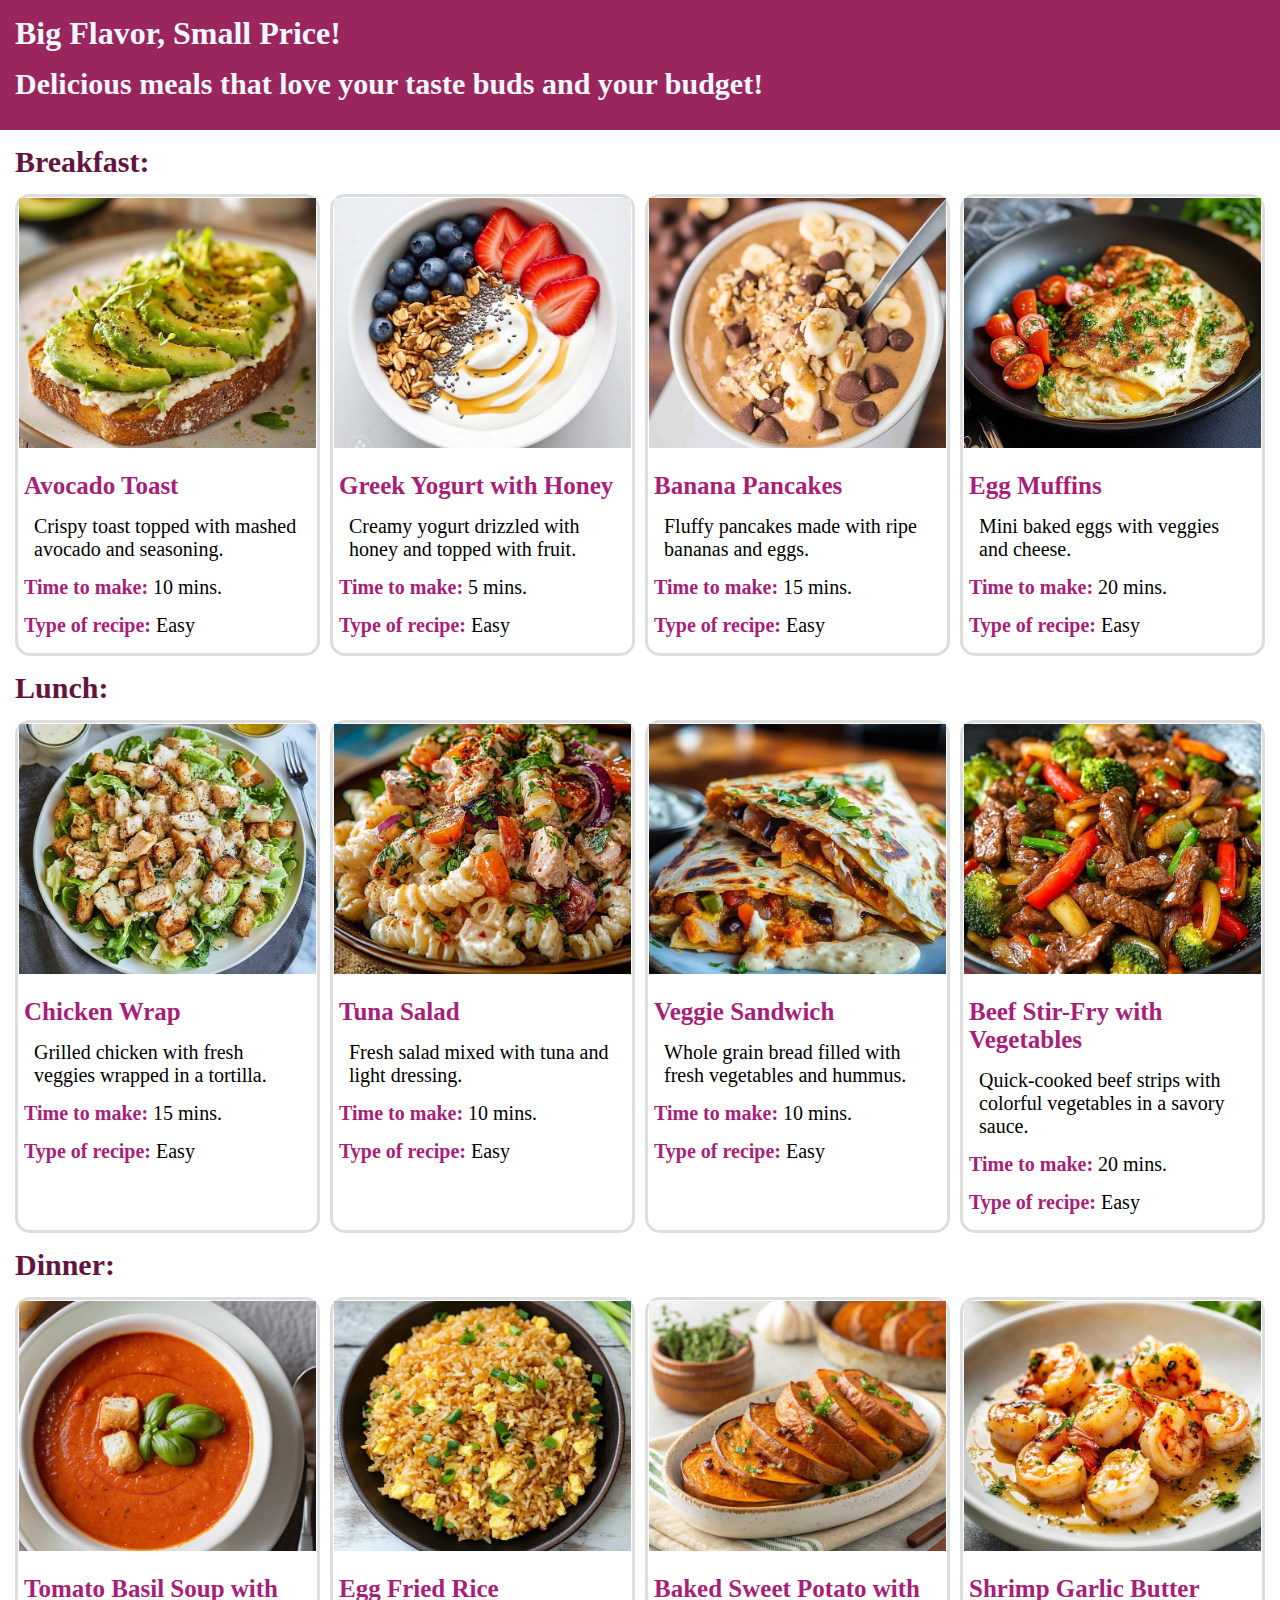
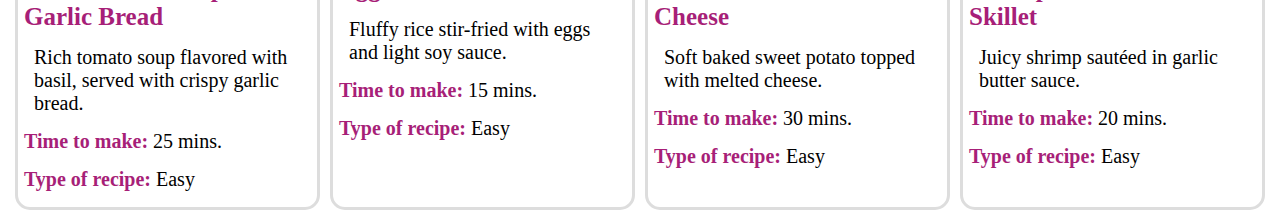
<file: project-ITI/quick.html>
<!DOCTYPE html>
<html lang="en">
    <head>
        <meta charset="UTF-8">
        <meta name="viewport" content="width=device-width, initial-scale=1.0">
        <title>Quick meals</title>
        <link rel="stylesheet" href="style.css">
    </head>
    <body>
        <div class="header">
            <h1>Big Flavor, Small Price!</h1>
            <h2>Delicious meals that love your taste buds and your budget!</h2>
        </div>
        <h2>Breakfast:</h2>
        <div class="container">
            <div class="recipe-card">
                <img class="recipe-image" src="images/quick/breakfast/avocado.jpeg" alt="Avocado Toast">
                <h3>Avocado Toast</h3>
                <p>Crispy toast topped with mashed avocado and seasoning.</p>
                <div class="recipe-details">
                    <p><span>Time to make:</span> 10 mins.</p>
                    <p><span>Type of recipe:</span> Easy</p>
                  
                </div>
            </div>
            <div class="recipe-card">
                <img class="recipe-image" src="images/quick/breakfast/yougrt.jpeg" alt="Greek Yogurt with Honey">
                <h3>Greek Yogurt with Honey</h3>
                <p>Creamy yogurt drizzled with honey and topped with fruit.</p>
                <div class="recipe-details">
                    <p><span>Time to make:</span> 5 mins.</p>
                    <p><span>Type of recipe:</span> Easy</p>
                 
                </div>
            </div>
            <div class="recipe-card">
                <img class="recipe-image" src="images/quick/breakfast/banana.jpeg" alt="Banana Pancakes">
                <h3>Banana Pancakes</h3>
                <p>Fluffy pancakes made with ripe bananas and eggs.</p>
                <div class="recipe-details">
                    <p><span>Time to make:</span> 15 mins.</p>
                    <p><span>Type of recipe:</span> Easy</p>
                 
                </div>
            </div>
            <div class="recipe-card">
                <img class="recipe-image" src="images/quick/breakfast/omlette.jpeg" alt="Egg Muffins">
                <h3>Egg Muffins</h3>
                <p>Mini baked eggs with veggies and cheese.</p>
                <div class="recipe-details">
                    <p><span>Time to make:</span> 20 mins.</p>
                    <p><span>Type of recipe:</span> Easy</p>
                  
                </div>
            </div>
        </div>
        <h2>Lunch:</h2>
        <div class="container">
            <div class="recipe-card">
                <img class="recipe-image" src="images/quick/lunch/grilled.jpeg" alt="Chicken Wrap">
                <h3>Chicken Wrap</h3>
                <p>Grilled chicken with fresh veggies wrapped in a tortilla.</p>
                <div class="recipe-details">
                    <p><span>Time to make:</span> 15 mins.</p>
                    <p><span>Type of recipe:</span> Easy</p>
                  
                </div>
            </div>
            <div class="recipe-card">
                <img class="recipe-image" src="images/quick/lunch/tuna.jpeg" alt="Tuna Salad">
                <h3>Tuna Salad</h3>
                <p>Fresh salad mixed with tuna and light dressing.</p>
                <div class="recipe-details">
                    <p><span>Time to make:</span> 10 mins.</p>
                    <p><span>Type of recipe:</span> Easy</p>
                   
                </div>
            </div>
            <div class="recipe-card">
                <img class="recipe-image" src="images/quick/lunch/Vegetarian.jpeg" alt="Veggie Sandwich">
                <h3>Veggie Sandwich</h3>
                <p>Whole grain bread filled with fresh vegetables and hummus.</p>
                <div class="recipe-details">
                    <p><span>Time to make:</span> 10 mins.</p>
                    <p><span>Type of recipe:</span> Easy</p>
                  
                </div>
            </div>
            <div class="recipe-card">
                <img class="recipe-image" src="images/quick/lunch/beef.jpeg" alt="Beef Stir-Fry with Vegetables">
                <h3>Beef Stir-Fry with Vegetables</h3>
                <p>Quick-cooked beef strips with colorful vegetables in a savory sauce.</p>
                <div class="recipe-details">
                    <p><span>Time to make:</span> 20 mins.</p>
                    <p><span>Type of recipe:</span> Easy</p>
                
                </div>
            </div>
        </div>
        <h2>Dinner:</h2>
        <div class="container">
            <div class="recipe-card">
                <img class="recipe-image" src="images/quick/Dinner/tomato.jpeg" alt="Tomato Basil Soup with Garlic Bread">
                <h3>Tomato Basil Soup with Garlic Bread</h3>
                <p>Rich tomato soup flavored with basil, served with crispy garlic bread.</p>
                <div class="recipe-details">
                    <p><span>Time to make:</span> 25 mins.</p>
                    <p><span>Type of recipe:</span> Easy</p>
                     
                </div>
            </div>
            <div class="recipe-card">
                <img class="recipe-image" src="images/quick/Dinner/rice.jpeg" alt="Egg Fried Rice">
                <h3>Egg Fried Rice</h3>
                <p>Fluffy rice stir-fried with eggs and light soy sauce.</p>
                <div class="recipe-details">
                    <p><span>Time to make:</span> 15 mins.</p>
                    <p><span>Type of recipe:</span> Easy</p>
                    
                </div>
            </div>
            <div class="recipe-card">
                <img class="recipe-image" src="images/quick/Dinner/potato.jpeg" alt="Baked Sweet Potato with Cheese">
                <h3>Baked Sweet Potato with Cheese</h3>
                <p>Soft baked sweet potato topped with melted cheese.</p>
                <div class="recipe-details">
                    <p><span>Time to make:</span> 30 mins.</p>
                    <p><span>Type of recipe:</span> Easy</p>
                  
                </div>
            </div>
            <div class="recipe-card">
                <img class="recipe-image" src="images/quick/Dinner/shrimp.jpeg" alt="Shrimp Garlic Butter Skillet">
                <h3>Shrimp Garlic Butter Skillet</h3>
                <p>Juicy shrimp sautéed in garlic butter sauce.</p>
                <div class="recipe-details">
                    <p><span>Time to make:</span> 20 mins.</p>
                    <p><span>Type of recipe:</span> Easy</p>
                     
                </div>
            </div>
        </div>
    </body>
</html>
</file>
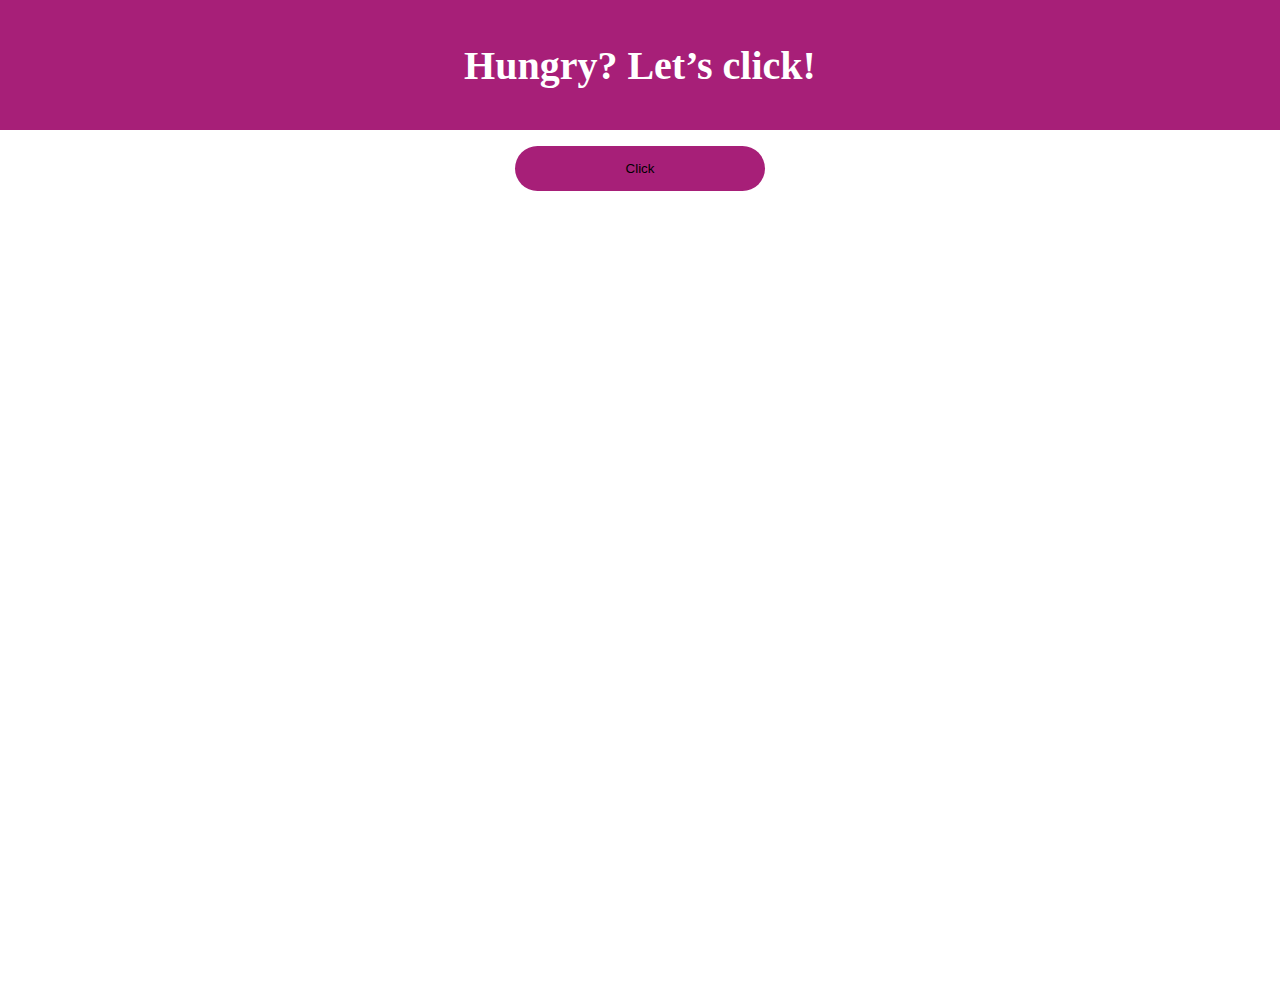
<file: project-ITI/random.html>
<!DOCTYPE html>
<html lang="en">
    <head>
        <meta charset="UTF-8">
        <meta name="viewport" content="width=device-width, initial-scale=1.0">
        <title>Random recipe</title>
        <link rel="stylesheet" href="style.css">
    </head>
    <body>
        <header> 
            <h1>Hungry? Let’s click!</h1>
            <button>Click</button>
        </header>
        <div id="Random">
            <h2 id="title"></h2>
            <div>
                <section>
                    <h3>ingredients:</h3>
                    <ul>
                        <li class="ingr"></li>
                        <li class="ingr"></li>
                        <li class="ingr"></li>
                        <li class="ingr"></li>
                        <li class="ingr"></li>
                        <li class="ingr"></li>
                        <li class="ingr"></li>
                        <li class="ingr"></li>
                        <li class="ingr"></li>
                        <li class="ingr"></li>
                        <li class="ingr"></li>
                        <li class="ingr"></li>
                    </ul>
                </section>
                <section>
                    <h3>steps:</h3>
                    <ol>
                        <li class="step"></li>
                        <li class="step"></li>
                        <li class="step"></li>
                        <li class="step"></li>
                        <li class="step"></li>
                        <li class="step"></li>
                        <li class="step"></li>
                        <li class="step"></li>
                        <li class="step"></li>
                        <li class="step"></li>
                    </ol>
                </section>
            </div>
        </div>
        <script src="random.js"></script>
    </body>
</html>
</file>
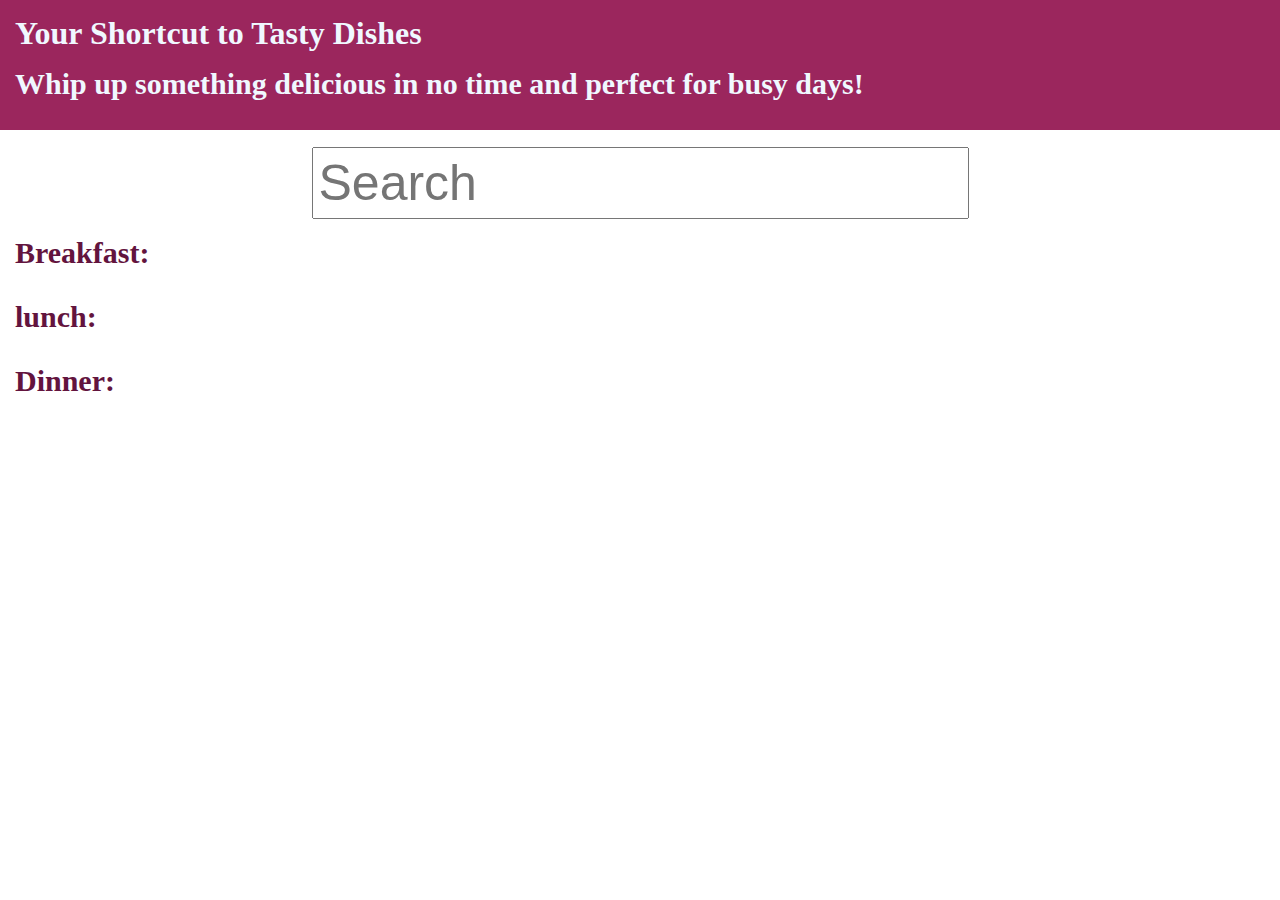
<file: project-ITI/search.html>
<!DOCTYPE html>
<html lang="en">
    <head>
        <meta charset="UTF-8">
        <meta name="viewport" content="width=device-width, initial-scale=1.0">
        <title>search Meals</title>
        <link rel="stylesheet" href="style.css">
    </head>
    <body>
        <div class="header">
            <h1>Your Shortcut to Tasty Dishes</h1>
            <h2>Whip up something delicious in no time and perfect for busy days!</h2>
        </div>
        <input type="text" id="search" placeholder="Search">
        <h2>Breakfast:</h2>
        <div class="container" id="Breakfast"> 
        </div>
        <h2>lunch:</h2>
        <div class="container" id= "Lunch">
        </div>
        <h2>Dinner:</h2>
        <div class="container" id= "Dinner">
        </div>
        <script src="main.js"></script>
    </body>
</html>
</file>
<file: project-ITI/style.css>
body {
    background-color: rgb(255, 255, 255);
    color: black;
    margin:0;
}

header {
    background-color: rgb(167, 31, 120);
    color: rgb(255, 255, 255);
    text-align: center;
    height: 100px;
    padding: 15px;
    margin-bottom: 10px;
}

header h1 {
    font-size: 40px;
}

nav {
    display: flex;  
    justify-content: center;
    background-color: rgb(255, 255, 255);
    position: sticky;
    z-index: 1000;
    top: 0;
    padding: 10px;
}

button {
    background-color: rgb(167, 31, 120);
    border-radius: 25px;
    border: none;
    width: 250px;
    height: 45px;
    margin: 0 10px;
}

a {
    color: white;
    text-decoration: none;
    font-size:24px
}

button:hover {
    background-color: rgb(111, 25, 83);
}

.container {
    display: grid;
    grid-template-columns: repeat(4, 1fr);           
    margin: 0 15px;
    gap: 10px;
}

.recipe-card {
    border: 3px solid #ddd;         
    border-radius: 15px;
    padding: 1px;  
    box-sizing: border-box; 
}

.recipe-image {
    width:100%;
    height:250px;
    object-fit: cover;
    margin-bottom: 15px;
}

h2 {
    color: rgb(99, 20, 62);
    margin: 15px;
    font-size: 30px;
}

.recipe-card p {
    font-size: 20px; 
    margin:15px;
}

.recipe-details p {
    margin-left:5px;
}

.recipe-card h3 {
    font-size: 25px;
    margin:5px;
    color: rgb(167, 31, 120);
}

span {
    font-weight: bold;
    color: rgb(167, 31, 120);
}

footer {
    background: #9b265d;
    color: rgb(211, 193, 193);
    text-align: center;
    font-size: 20px;
    margin-top: 20px;
    height:200px;
    padding: 10px;
}

footer p {
    margin: 8px;
}

footer h2 {
    color: rgb(222, 208, 215);
}

.header {
    background-color: #9b265d;
    color: aliceblue;
    height: 120px;
    padding: 5px;
}

.header h1 {
    margin: 10px 0 15px 10px;
}

.header h2 {
    color: aliceblue;
    margin: 10px;
}

form {
    border: 1px solid #881c54;         
    border-radius: 5px;
    width: 500px;
    text-align: center;
    margin: 40px auto;
    font-size: 20px; 
}

form input,
form select,
form textarea {
    width: 90%;
    padding: 5px;  
    font-size: 16px;  
}

header button {
    margin: 30px;
}

#Random {
    display: flex;
    margin: 70px;
    justify-content: center;
    gap: 70px;
    visibility: hidden;
}

#Random h2 {
    color: rgb(167, 31, 120);
    font-size: 30px;
}

div section {
    width: 97%;
}

div section h3 {
    color: rgb(167, 31, 120);
    font-size: 30px;
}

section ul,
section ol {
    margin-left: 30px;
    font-size: 20px;
}

#search {
    display: block;
    margin: 17px auto;
    padding: 5px;
    font-size: 50px;
}
</file>
